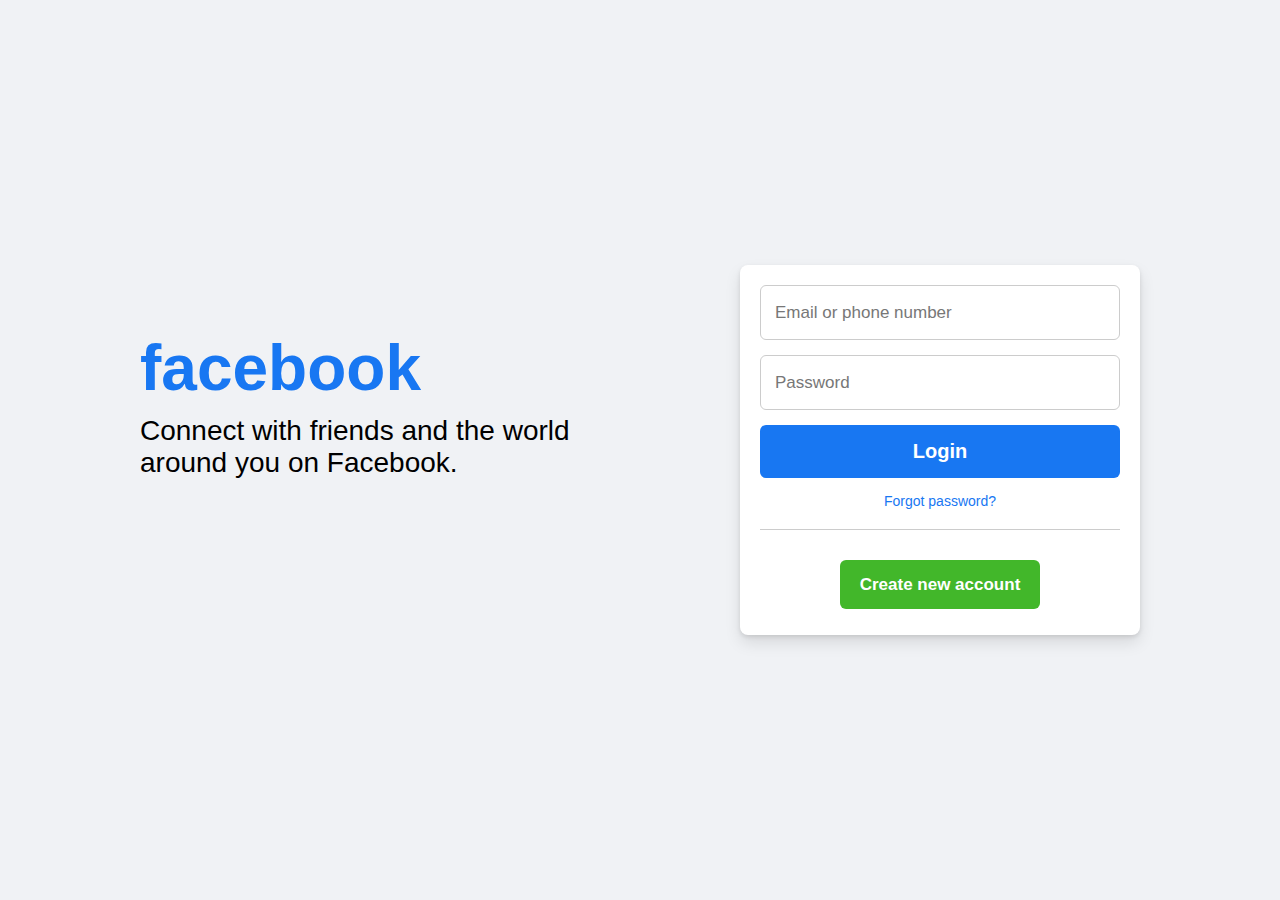
<file: index.html>
<!DOCTYPE html>
<html lang="en">
<head>
    <meta charset="UTF-8">
    <meta name="viewport" content="width=device-width, initial-scale=1.0">
    <title>Facbook login </title>
    <link rel="stylesheet" href="style4.css">
</head>
<body>
    <div class="container flex">
        <div class="facebook-page flex">
          <div class="text">
            <h1>facebook</h1>
            <p>Connect with friends and the world </p>
            <p> around you on Facebook.</p>
          </div>
          <form action="#" >
            <input type="email" placeholder="Email or phone number" required>
            <input type="password" placeholder="Password" required>
            <div class="link">
              <button type="submit" class="login">Login</button>
              <a href="#" class="forgot">Forgot password?</a>
            </div>
            <hr>
            <div class="button">
              <a href="#">Create new account</a>
            </div>
          </form>
        </div>
      </div>
  
</body>
</html>
</file>
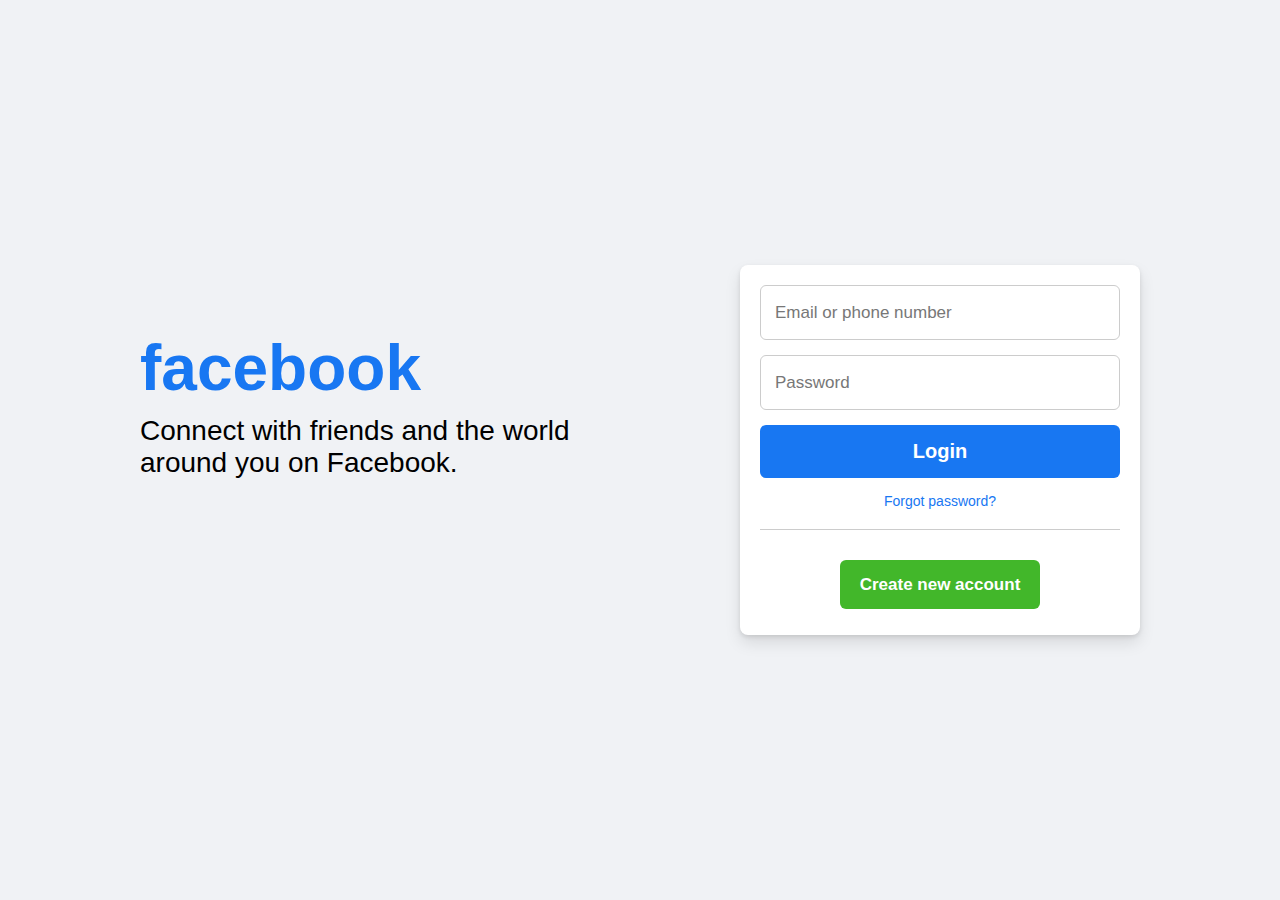
<file: index4.html>
<!DOCTYPE html>
<html lang="en">
<head>
    <meta charset="UTF-8">
    <meta name="viewport" content="width=device-width, initial-scale=1.0">
    <title>Facbook login </title>
    <link rel="stylesheet" href="style4.css">
</head>
<body>
    <div class="container flex">
        <div class="facebook-page flex">
          <div class="text">
            <h1>facebook</h1>
            <p>Connect with friends and the world </p>
            <p> around you on Facebook.</p>
          </div>
          <form action="#" >
            <input type="email" placeholder="Email or phone number" required>
            <input type="password" placeholder="Password" required>
            <div class="link">
              <button type="submit" class="login">Login</button>
              <a href="#" class="forgot">Forgot password?</a>
            </div>
            <hr>
            <div class="button">
              <a href="#">Create new account</a>
            </div>
          </form>
        </div>
      </div>
  
</body>
</html>
</file>
<file: style4.css>
* {
    margin: 0;
    padding: 0;
    box-sizing: border-box;
    font-family: 'Roboto', sans-serif;
  }
  
  .flex {
    display: flex;
    align-items: center;
  }
  
  .container {
    padding: 0 15px;
    min-height: 100vh;
    justify-content: center;
    background: #f0f2f5;
  }
  
  .facebook-page {
    justify-content: space-between;
    max-width: 1000px;
    width: 100%;
  }
  
  .facebook-page .text {
    margin-bottom: 90px;
  }
  
  .facebook-page h1 {
    color: #1877f2;
    font-size: 4rem;
    margin-bottom: 10px;
  }
  
  .facebook-page p {
    font-size: 1.75rem;
    white-space: nowrap;
  }
  
  form {
    display: flex;
    flex-direction: column;
    background: #fff;
    border-radius: 8px;
    padding: 20px;
    box-shadow: 0 2px 4px rgba(0, 0, 0, 0.1),0 8px 16px rgba(0, 0, 0, 0.1);
    max-width: 400px;
    width: 100%;
  }
  
  form input {
    height: 55px;
    width: 100%;
    border: 1px solid #ccc;
    border-radius: 6px;
    margin-bottom: 15px;
    font-size: 1rem;
    padding: 0 14px;
  }
  
  form input:focus {
    outline: none;
    border-color: #1877f2;
  }
  
  ::placeholder {
    color: #777;
    font-size: 1.063rem;
  }
  
  .link {
    display: flex;
    flex-direction: column;
    text-align: center;
    gap: 15px;
  }
  
  .link .login {
    border: none;
    outline: none;
    cursor: pointer;
    background: #1877f2;
    padding: 15px 0;
    border-radius: 6px;
    color: #fff;
    font-size: 1.25rem;
    font-weight: 600;
    transition: 0.2s ease;
  }
  
  .link .login:hover {
    background: #0d65d9;
  }
  
  form a {
    text-decoration: none;
  }
  
  .link .forgot {
    color: #1877f2;
    font-size: 0.875rem;
  }
  
  .link .forgot:hover {
    text-decoration: underline;
  }
  
  hr {
    border: none;
    height: 1px;
    background-color: #ccc;
    margin-bottom: 20px;
    margin-top: 20px;
  }
  
  .button {
    margin-top: 25px;
    text-align: center;
    margin-bottom: 20px;
  }
  
  .button a {
    padding: 15px 20px;
    background: #42b72a;
    border-radius: 6px;
    color: #fff;
    font-size: 1.063rem;
    font-weight: 600;
    transition: 0.2s ease;
  }
  
  .button a:hover {
    background: #3ba626;
  }
</file>
